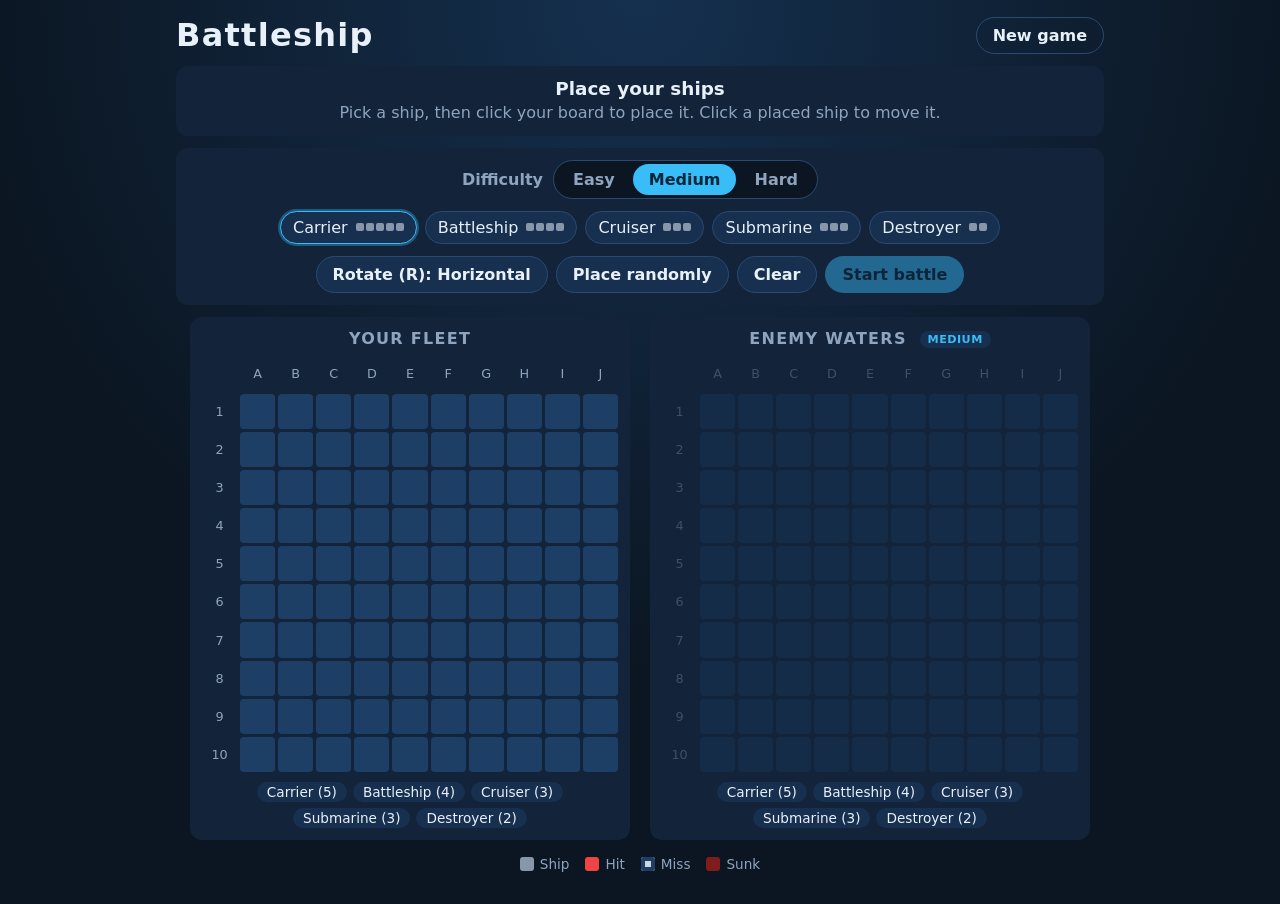
<file: index.html>
<!DOCTYPE html>
<html lang="en">
<head>
  <meta charset="UTF-8">
  <meta name="viewport" content="width=device-width, initial-scale=1">
  <title>Battleship</title>
  <meta name="description" content="Play Battleship in your browser against a computer opponent.">
  <link rel="stylesheet" href="css/style.css">
</head>
<body class="phase-placement">
  <header class="app-header">
    <h1>Battleship</h1>
    <button id="new-game" class="btn btn-ghost" type="button">New game</button>
  </header>

  <main>
    <section class="status" aria-live="polite">
      <p id="turn" class="turn">Place your ships</p>
      <p id="message" class="message">Pick a ship, then click your board to place it.</p>
    </section>

    <section id="placement-controls" class="placement-controls" aria-label="Ship placement">
      <div class="difficulty" role="radiogroup" aria-labelledby="difficulty-label">
        <span id="difficulty-label" class="difficulty-label">Difficulty</span>
        <div class="segmented" id="difficulty">
          <label><input type="radio" name="difficulty" value="easy"><span>Easy</span></label>
          <label><input type="radio" name="difficulty" value="medium" checked><span>Medium</span></label>
          <label><input type="radio" name="difficulty" value="hard"><span>Hard</span></label>
        </div>
      </div>
      <div id="ship-dock" class="ship-dock"></div>
      <div class="placement-buttons">
        <button id="rotate" class="btn" type="button" aria-pressed="false">Rotate (R): Horizontal</button>
        <button id="random" class="btn" type="button">Place randomly</button>
        <button id="clear" class="btn" type="button">Clear</button>
        <button id="start" class="btn btn-primary" type="button" disabled>Start battle</button>
      </div>
    </section>

    <section class="boards">
      <div class="board-wrap" id="player-wrap">
        <h2>Your fleet</h2>
        <div class="board" id="player-board" role="grid" aria-label="Your board"></div>
        <ul class="fleet" id="player-fleet" aria-label="Your ships"></ul>
      </div>
      <div class="board-wrap" id="enemy-wrap">
        <h2>Enemy waters <span id="difficulty-badge" class="badge is-medium">Medium</span></h2>
        <div class="board" id="enemy-board" role="grid" aria-label="Enemy board"></div>
        <ul class="fleet" id="enemy-fleet" aria-label="Enemy ships"></ul>
      </div>
    </section>

    <section class="legend" aria-label="Legend">
      <span><i class="swatch swatch-ship"></i>Ship</span>
      <span><i class="swatch swatch-hit"></i>Hit</span>
      <span><i class="swatch swatch-miss"></i>Miss</span>
      <span><i class="swatch swatch-sunk"></i>Sunk</span>
    </section>
  </main>

  <div id="overlay" class="overlay" hidden>
    <div class="modal" role="dialog" aria-modal="true" aria-labelledby="result-title">
      <h2 id="result-title">You win!</h2>
      <p id="result-text"></p>
      <button id="play-again" class="btn btn-primary" type="button">Play again</button>
    </div>
  </div>

  <script src="js/logic.js"></script>
  <script src="js/app.js"></script>
</body>
</html>
</file>
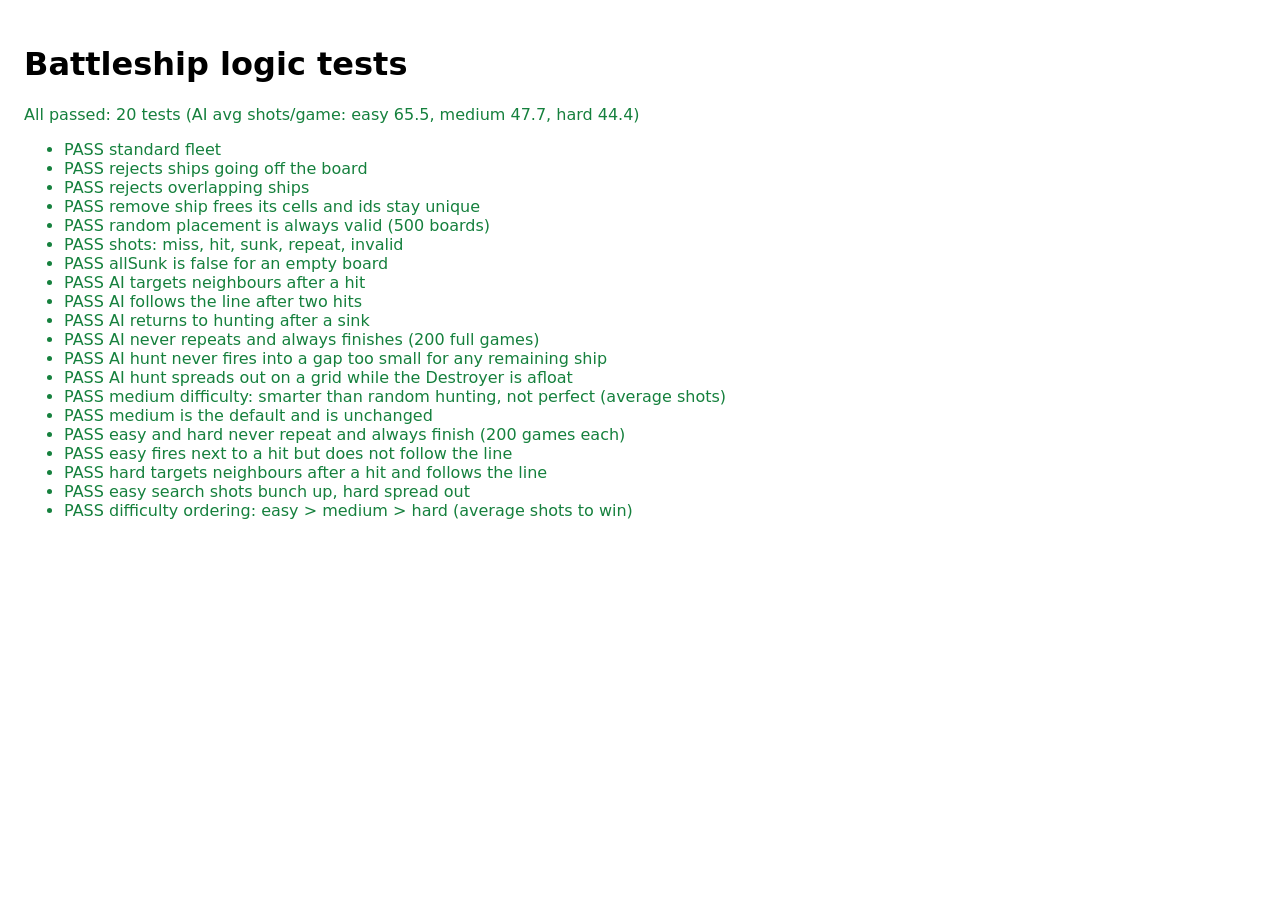
<file: tests/index.html>
<!DOCTYPE html>
<html lang="en">
<head>
  <meta charset="UTF-8">
  <title>Battleship logic tests</title>
  <style>
    body { font-family: system-ui, sans-serif; padding: 16px; }
    .pass { color: #15803d; } .fail { color: #b91c1c; font-weight: bold; }
  </style>
</head>
<body>
  <h1>Battleship logic tests</h1>
  <p id="summary">Running…</p>
  <ul id="results"></ul>
  <script src="../js/logic.js"></script>
  <script>
    (function () {
      var L = window.BattleshipLogic;
      var results = [];
      function test(name, fn) {
        try { fn(); results.push({ name: name, ok: true }); }
        catch (e) { results.push({ name: name, ok: false, error: e.message }); }
      }
      function assert(cond, msg) { if (!cond) throw new Error(msg || 'assertion failed'); }
      function eq(a, b, msg) { if (a !== b) throw new Error((msg || 'expected equal') + ': ' + a + ' !== ' + b); }
      function seeded(seed) {
        return function () { seed = (seed * 1664525 + 1013904223) % 4294967296; return seed / 4294967296; };
      }
      var def = function (name) { return L.SHIPS.filter(function (s) { return s.name === name; })[0]; };

      test('standard fleet', function () {
        eq(L.SIZE, 10);
        eq(L.SHIPS.map(function (s) { return s.name + s.size; }).join(','),
          'Carrier5,Battleship4,Cruiser3,Submarine3,Destroyer2');
      });

      test('rejects ships going off the board', function () {
        var b = L.createBoard();
        assert(!L.canPlace(b, 5, 0, 6, true), 'horizontal overflow');
        assert(!L.canPlace(b, 5, 6, 0, false), 'vertical overflow');
        assert(!L.canPlace(b, 2, -1, 0, true), 'negative row');
        assert(!L.canPlace(b, 2, 0, -1, true), 'negative col');
        assert(L.canPlace(b, 5, 0, 5, true), 'fits flush to right edge');
        assert(L.canPlace(b, 5, 5, 9, false), 'fits flush to bottom edge');
        eq(L.placeShip(b, def('Carrier'), 9, 9, true), null, 'placeShip returns null when off board');
        eq(b.ships.length, 0);
      });

      test('rejects overlapping ships', function () {
        var b = L.createBoard();
        assert(L.placeShip(b, def('Carrier'), 2, 2, true));
        eq(L.placeShip(b, def('Battleship'), 0, 4, false), null, 'crossing overlap');
        eq(L.placeShip(b, def('Destroyer'), 2, 6, true), null, 'end overlap');
        assert(L.placeShip(b, def('Destroyer'), 3, 2, true), 'adjacent is allowed');
      });

      test('remove ship frees its cells and ids stay unique', function () {
        var b = L.createBoard();
        var a = L.placeShip(b, def('Carrier'), 0, 0, true);
        var c = L.placeShip(b, def('Destroyer'), 5, 5, true);
        L.removeShip(b, a.id);
        assert(L.canPlace(b, 5, 0, 0, true));
        var d = L.placeShip(b, def('Carrier'), 0, 0, true);
        assert(d.id !== c.id, 'ids must not collide after removal');
        eq(b.cells[L.toIndex(5, 5)], c.id);
      });

      test('random placement is always valid (500 boards)', function () {
        for (var n = 0; n < 500; n++) {
          var b = L.placeAllRandom(L.createBoard());
          eq(b.ships.length, 5);
          var occupied = b.cells.filter(function (x) { return x !== null; }).length;
          eq(occupied, 17, 'no overlaps');
          b.ships.forEach(function (s) {
            s.cells.forEach(function (c, i) {
              if (i === 0) return;
              eq(c - s.cells[i - 1], s.horizontal ? 1 : 10, 'contiguous, no row wrap');
            });
          });
        }
      });

      test('shots: miss, hit, sunk, repeat, invalid', function () {
        var b = L.createBoard();
        L.placeShip(b, def('Destroyer'), 0, 0, true);
        eq(L.receiveShot(b, 50).result, 'miss');
        eq(L.receiveShot(b, 50).result, 'repeat');
        eq(L.receiveShot(b, 0).result, 'hit');
        eq(L.receiveShot(b, 0).result, 'repeat', 'repeat hit does not double count');
        eq(b.ships[0].hits.length, 1);
        eq(L.receiveShot(b, 1).result, 'sunk');
        assert(L.allSunk(b));
        eq(L.receiveShot(b, -1).result, 'invalid');
        eq(L.receiveShot(b, 100).result, 'invalid');
        eq(L.receiveShot(b, undefined).result, 'invalid');
      });

      test('allSunk is false for an empty board', function () {
        assert(!L.allSunk(L.createBoard()));
      });

      test('AI targets neighbours after a hit', function () {
        var b = L.createBoard();
        L.placeShip(b, def('Cruiser'), 4, 4, true);
        L.receiveShot(b, L.toIndex(4, 5));
        for (var n = 0; n < 50; n++) {
          var t = L.chooseComputerShot(b, seeded(n + 1));
          assert(L.neighbors(L.toIndex(4, 5)).indexOf(t) !== -1, 'should fire next to hit, got ' + t);
        }
      });

      test('AI follows the line after two hits', function () {
        var b = L.createBoard();
        L.placeShip(b, def('Carrier'), 4, 2, true);
        L.receiveShot(b, L.toIndex(4, 4));
        L.receiveShot(b, L.toIndex(4, 5));
        for (var n = 0; n < 50; n++) {
          var t = L.chooseComputerShot(b, seeded(n + 1));
          assert(t === L.toIndex(4, 3) || t === L.toIndex(4, 6), 'should extend line, got ' + t);
        }
      });

      test('AI returns to hunting after a sink', function () {
        var b = L.createBoard();
        L.placeShip(b, def('Destroyer'), 0, 0, true);
        L.placeShip(b, def('Carrier'), 9, 0, true);
        L.receiveShot(b, 0); L.receiveShot(b, 1);
        var t = L.chooseComputerShot(b, function () { return 0; });
        assert(!b.shots[t], 'never repeats a shot');
      });

      test('AI never repeats and always finishes (200 full games)', function () {
        for (var g = 0; g < 200; g++) {
          var rng = seeded(g + 7);
          var b = L.placeAllRandom(L.createBoard(), rng);
          var shots = 0;
          while (!L.allSunk(b)) {
            var t = L.chooseComputerShot(b, rng);
            var r = L.receiveShot(b, t);
            assert(r.result !== 'repeat' && r.result !== 'invalid', 'bad shot ' + t + ' ' + r.result);
            shots++;
            assert(shots <= 100, 'too many shots');
          }
        }
      });

      test('AI hunt never fires into a gap too small for any remaining ship', function () {
        // Only the Carrier (5) is afloat. Rows 0-8 are all shot except a 4-square pocket at A1-D1.
        var b = L.createBoard();
        L.SHIPS.forEach(function (d, k) { if (d.name !== 'Carrier') L.placeShip(b, d, k, 0, true); });
        L.placeShip(b, def('Carrier'), 9, 0, true);
        for (var i = 0; i < 90; i++) if (i > 3) L.receiveShot(b, i);
        for (var n = 0; n < 100; n++) {
          var t = L.chooseComputerShot(b, seeded(n + 3));
          eq(L.toRowCol(t).row, 9, 'fired into the dead pocket at ' + t);
        }
      });

      test('AI hunt spreads out on a grid while the Destroyer is afloat', function () {
        for (var g = 0; g < 50; g++) {
          var rng = seeded(g + 500);
          var b = L.placeAllRandom(L.createBoard(), rng);
          var first = L.chooseComputerShot(b, rng);
          var parity = (L.toRowCol(first).row + L.toRowCol(first).col) % 2;
          for (var k = 0; k < 10; k++) {
            var t = L.chooseComputerShot(b, rng);
            var p = L.toRowCol(t);
            eq((p.row + p.col) % 2, parity, 'hunt shot off the checkerboard');
            b.shots[t] = 'miss';
          }
        }
      });

      test('medium difficulty: smarter than random hunting, not perfect (average shots)', function () {
        var total = 0, games = 200;
        for (var g = 0; g < games; g++) {
          var rng = seeded(g + 99);
          var b = L.placeAllRandom(L.createBoard(), rng);
          while (!L.allSunk(b)) L.receiveShot(b, L.chooseComputerShot(b, rng));
          total += Object.keys(b.shots).length;
        }
        var avg = total / games;
        window.__aiAverageShots = avg;
        assert(avg < 55, 'average shots ' + avg + ' should beat random hunting (~60)');
        assert(avg > 42, 'average shots ' + avg + ' should stay beatable, not near-perfect');
      });

      function playGame(seed, difficulty) {
        var rng = seeded(seed);
        var b = L.placeAllRandom(L.createBoard(), rng);
        var seq = [];
        while (!L.allSunk(b)) {
          var t = L.chooseComputerShot(b, rng, difficulty);
          var r = L.receiveShot(b, t);
          assert(r.result !== 'repeat' && r.result !== 'invalid', difficulty + ': bad shot ' + t + ' ' + r.result);
          seq.push(t);
          assert(seq.length <= 100, difficulty + ': too many shots');
        }
        return seq;
      }

      test('medium is the default and is unchanged', function () {
        eq(L.DIFFICULTIES.join(','), 'easy,medium,hard');
        for (var g = 0; g < 50; g++) {
          eq(playGame(g + 99, 'medium').join(','), playGame(g + 99).join(','), 'medium differs from default in game ' + g);
        }
      });

      test('easy and hard never repeat and always finish (200 games each)', function () {
        for (var g = 0; g < 200; g++) { playGame(g + 7, 'easy'); playGame(g + 7, 'hard'); }
      });

      test('easy fires next to a hit but does not follow the line', function () {
        var b = L.createBoard();
        L.placeShip(b, def('Carrier'), 4, 2, true);
        L.receiveShot(b, L.toIndex(4, 4));
        L.receiveShot(b, L.toIndex(4, 5));
        var offLine = 0;
        for (var n = 0; n < 100; n++) {
          var t = L.chooseComputerShot(b, seeded(n + 1), 'easy');
          var nextToHit = L.neighbors(L.toIndex(4, 4)).concat(L.neighbors(L.toIndex(4, 5))).indexOf(t) !== -1;
          assert(nextToHit && !b.shots[t], 'should fire next to a hit, got ' + t);
          if (L.toRowCol(t).row !== 4) offLine++;
        }
        assert(offLine > 30, 'easy should often miss the direction, only ' + offLine + '/100 off the line');
      });

      test('hard targets neighbours after a hit and follows the line', function () {
        var b = L.createBoard();
        L.placeShip(b, def('Carrier'), 4, 2, true);
        L.receiveShot(b, L.toIndex(4, 4));
        for (var n = 0; n < 20; n++) {
          var t = L.chooseComputerShot(b, seeded(n + 1), 'hard');
          assert(L.neighbors(L.toIndex(4, 4)).indexOf(t) !== -1, 'should fire next to hit, got ' + t);
        }
        L.receiveShot(b, L.toIndex(4, 5));
        for (var m = 0; m < 20; m++) {
          var u = L.chooseComputerShot(b, seeded(m + 1), 'hard');
          assert(u === L.toIndex(4, 3) || u === L.toIndex(4, 6), 'should extend line, got ' + u);
        }
      });

      test('easy search shots bunch up, hard spread out', function () {
        function nearMissShare(difficulty) {
          var near = 0, total = 0;
          for (var g = 0; g < 100; g++) {
            var rng = seeded(g + 300);
            var b = L.placeAllRandom(L.createBoard(), rng);
            for (var k = 0; k < 25; k++) {
              var t = L.chooseComputerShot(b, rng, difficulty);
              if (L.neighbors(t).some(function (n) { return b.shots[n] === 'miss'; })) near++;
              total++;
              b.shots[t] = 'miss';
            }
          }
          return near / total;
        }
        var easy = nearMissShare('easy'), medium = nearMissShare('medium'), hard = nearMissShare('hard');
        assert(easy > 0.4, 'easy should often fire next to earlier misses: ' + easy.toFixed(2));
        assert(easy > medium * 2, 'easy ' + easy.toFixed(2) + ' should bunch up more than medium ' + medium.toFixed(2));
        assert(hard <= medium, 'hard ' + hard.toFixed(2) + ' should spread out at least as well as medium ' + medium.toFixed(2));
      });

      test('difficulty ordering: easy > medium > hard (average shots to win)', function () {
        var avg = {};
        L.DIFFICULTIES.forEach(function (d) {
          var total = 0;
          for (var g = 0; g < 200; g++) total += playGame(g + 99, d).length;
          avg[d] = total / 200;
        });
        window.__aiAverages = avg;
        assert(avg.easy > 58, 'easy ' + avg.easy + ' should be clearly weaker');
        assert(avg.easy > avg.medium + 10, 'easy ' + avg.easy + ' vs medium ' + avg.medium);
        assert(avg.hard < avg.medium - 1.5, 'hard ' + avg.hard + ' should beat medium ' + avg.medium);
      });

      var failed = results.filter(function (r) { return !r.ok; });
      document.getElementById('summary').textContent =
        (failed.length ? failed.length + ' failed, ' : 'All passed: ') + results.length + ' tests' +
        (window.__aiAverages ? ' (AI avg shots/game: easy ' + window.__aiAverages.easy.toFixed(1) +
          ', medium ' + window.__aiAverages.medium.toFixed(1) + ', hard ' + window.__aiAverages.hard.toFixed(1) + ')' : '');
      document.getElementById('summary').className = failed.length ? 'fail' : 'pass';
      var ul = document.getElementById('results');
      results.forEach(function (r) {
        var li = document.createElement('li');
        li.className = r.ok ? 'pass' : 'fail';
        li.textContent = (r.ok ? 'PASS ' : 'FAIL ') + r.name + (r.error ? ' — ' + r.error : '');
        ul.appendChild(li);
      });
      window.__testResults = results;
    })();
  </script>
</body>
</html>
</file>
<file: css/style.css>
:root {
  --bg: #0b1622;
  --panel: #12233a;
  --panel-2: #183050;
  --text: #e8f0fa;
  --muted: #8ea4bf;
  --water: #1d3f66;
  --water-hover: #2a5688;
  --ship: #8796a8;
  --hit: #ef4444;
  --miss: #cbd5e1;
  --sunk: #7f1d1d;
  --ok: #22c55e;
  --bad: #f43f5e;
  --accent: #38bdf8;
  --radius: 12px;
  --cell-gap: 3px;
}

* { box-sizing: border-box; }

html, body { margin: 0; }

html { background-color: var(--bg); }

body {
  font-family: system-ui, -apple-system, "Segoe UI", Roboto, Helvetica, Arial, sans-serif;
  background: var(--bg) radial-gradient(circle at top, #15304f 0%, var(--bg) 60%) no-repeat;
  color: var(--text);
  min-height: 100vh;
  -webkit-tap-highlight-color: transparent;
}

.app-header {
  display: flex;
  align-items: center;
  justify-content: space-between;
  max-width: 960px;
  margin: 0 auto;
  padding: 16px 16px 0;
}

.app-header h1 {
  margin: 0;
  font-size: clamp(1.4rem, 4vw, 2rem);
  letter-spacing: 0.04em;
}

main {
  max-width: 960px;
  margin: 0 auto;
  padding: 12px 16px 32px;
}

.status {
  background: var(--panel);
  border-radius: var(--radius);
  padding: 12px 16px;
  text-align: center;
  margin-bottom: 12px;
}

.turn {
  margin: 0;
  font-weight: 700;
  font-size: 1.15rem;
}

.turn.is-player { color: var(--accent); }
.turn.is-computer { color: #fbbf24; }
.turn.is-lose { color: var(--bad); }

.message {
  margin: 4px 0 0;
  color: var(--muted);
  min-height: 1.3em;
}

.btn {
  font: inherit;
  font-weight: 600;
  color: var(--text);
  background: var(--panel-2);
  border: 1px solid #2b4a70;
  border-radius: 999px;
  padding: 8px 16px;
  cursor: pointer;
  transition: background 0.15s, transform 0.05s;
}

.btn:hover:not(:disabled) { background: #22426b; }
.btn:active:not(:disabled) { transform: translateY(1px); }
.btn:disabled { opacity: 0.45; cursor: not-allowed; }
.btn:focus-visible, .cell:focus-visible, .ship-chip:focus-visible { outline: 2px solid var(--accent); outline-offset: 2px; }

.btn-primary { background: var(--accent); color: #04263a; border-color: transparent; }
.btn-primary:hover:not(:disabled) { background: #7dd3fc; }
.btn-ghost { background: transparent; }

.placement-controls {
  background: var(--panel);
  border-radius: var(--radius);
  padding: 12px 16px;
  margin-bottom: 12px;
  display: flex;
  flex-direction: column;
  gap: 12px;
}

.phase-battle .placement-controls,
.phase-over .placement-controls { display: none; }

.difficulty {
  display: flex;
  flex-wrap: wrap;
  align-items: center;
  justify-content: center;
  gap: 10px;
}

.difficulty-label { color: var(--muted); font-weight: 600; }

.segmented {
  display: inline-flex;
  gap: 2px;
  padding: 3px;
  border: 1px solid #2b4a70;
  border-radius: 999px;
  background: var(--bg);
}

.segmented label { position: relative; }
.segmented input { position: absolute; inset: 0; margin: 0; opacity: 0; cursor: pointer; }
.segmented span {
  display: block;
  padding: 6px 16px;
  border-radius: 999px;
  font-weight: 600;
  color: var(--muted);
  transition: background 0.15s, color 0.15s;
}
.segmented label:hover input:not(:checked) + span { color: var(--text); }
.segmented input:checked + span { background: var(--accent); color: #04263a; }
.segmented input:focus-visible + span { outline: 2px solid var(--accent); outline-offset: 2px; }

.badge {
  margin-left: 6px;
  padding: 2px 8px;
  border-radius: 999px;
  font-size: 0.7rem;
  font-weight: 700;
  letter-spacing: 0.04em;
  text-transform: uppercase;
  vertical-align: middle;
  background: var(--panel-2);
}
.badge.is-easy { color: var(--ok); }
.badge.is-medium { color: var(--accent); }
.badge.is-hard { color: var(--bad); }

.ship-dock, .placement-buttons {
  display: flex;
  flex-wrap: wrap;
  gap: 8px;
  justify-content: center;
}

.ship-chip {
  font: inherit;
  display: inline-flex;
  align-items: center;
  gap: 8px;
  padding: 6px 12px;
  border-radius: 999px;
  border: 1px solid #2b4a70;
  background: var(--panel-2);
  color: var(--text);
  cursor: pointer;
}

.ship-chip .pips { display: inline-flex; gap: 2px; }
.ship-chip .pips i { width: 8px; height: 8px; border-radius: 2px; background: var(--ship); }
.ship-chip.is-selected { border-color: var(--accent); box-shadow: 0 0 0 2px rgba(56, 189, 248, 0.35); }
.ship-chip.is-placed { opacity: 0.4; text-decoration: line-through; }

.boards {
  display: flex;
  flex-wrap: wrap;
  gap: 20px;
  justify-content: center;
}

.board-wrap {
  background: var(--panel);
  border-radius: var(--radius);
  padding: 12px;
  width: min(100%, 440px);
}

.board-wrap h2 {
  margin: 0 0 8px;
  font-size: 1rem;
  text-transform: uppercase;
  letter-spacing: 0.08em;
  color: var(--muted);
  text-align: center;
}

.board {
  display: grid;
  grid-template-columns: repeat(11, 1fr);
  gap: var(--cell-gap);
  user-select: none;
  touch-action: manipulation;
}

.label {
  display: flex;
  align-items: center;
  justify-content: center;
  font-size: clamp(0.6rem, 2.4vw, 0.8rem);
  color: var(--muted);
  aspect-ratio: 1;
}

.cell {
  aspect-ratio: 1;
  min-width: 0;
  padding: 0;
  border: 0;
  border-radius: 4px;
  background: var(--water);
  position: relative;
  cursor: default;
  font: inherit;
}

.cell.ship { background: var(--ship); }

.cell.miss::after,
.cell.hit::after {
  content: "";
  position: absolute;
  inset: 0;
  margin: auto;
  border-radius: 50%;
}

.cell.miss::after { width: 30%; height: 30%; background: var(--miss); }
.cell.hit { background: var(--hit); }
.cell.hit::after { width: 40%; height: 40%; background: #fff3; }
.cell.sunk { background: var(--sunk); }
.cell.sunk::after { content: "\2715"; color: #fecaca; display: flex; align-items: center; justify-content: center; font-size: clamp(0.6rem, 2.6vw, 1rem); background: none; width: auto; height: auto; }

.cell.just-shot { animation: pop 0.35s ease-out; }
@keyframes pop { from { transform: scale(0.6); } to { transform: scale(1); } }

/* Placement preview */
.phase-placement #player-board .cell { cursor: pointer; }
.cell.preview-ok { background: var(--ok); }
.cell.preview-bad { background: var(--bad); }

/* Enemy board is only interactive on the player's turn */
#enemy-board.is-active .cell:not(.hit):not(.miss) { cursor: crosshair; }
#enemy-board.is-active .cell:not(.hit):not(.miss):hover { background: var(--water-hover); }
#enemy-board:not(.is-active) { opacity: 0.85; }
.phase-placement #enemy-board { opacity: 0.35; }

.fleet {
  list-style: none;
  padding: 0;
  margin: 10px 0 0;
  display: flex;
  flex-wrap: wrap;
  gap: 6px;
  justify-content: center;
  font-size: 0.85rem;
}

.fleet li {
  padding: 2px 10px;
  border-radius: 999px;
  background: var(--panel-2);
  color: var(--text);
}

.fleet li.is-sunk { background: var(--sunk); color: #fecaca; text-decoration: line-through; }

.legend {
  display: flex;
  flex-wrap: wrap;
  gap: 16px;
  justify-content: center;
  margin-top: 16px;
  color: var(--muted);
  font-size: 0.85rem;
}

.legend span { display: inline-flex; align-items: center; gap: 6px; }
.swatch { width: 14px; height: 14px; border-radius: 3px; display: inline-block; }
.swatch-ship { background: var(--ship); }
.swatch-hit { background: var(--hit); }
.swatch-miss { background: var(--water); box-shadow: inset 0 0 0 4px var(--water), inset 0 0 0 7px var(--miss); }
.swatch-sunk { background: var(--sunk); }

.overlay {
  position: fixed;
  inset: 0;
  background: rgba(2, 8, 16, 0.7);
  display: flex;
  align-items: center;
  justify-content: center;
  padding: 16px;
  z-index: 10;
}

.overlay[hidden] { display: none; }

.modal {
  background: var(--panel);
  border-radius: var(--radius);
  padding: 28px 24px;
  text-align: center;
  max-width: 360px;
  width: 100%;
  box-shadow: 0 20px 60px rgba(0, 0, 0, 0.5);
}

.modal h2 { margin: 0 0 8px; font-size: 1.8rem; }
.modal.is-win h2 { color: var(--ok); }
.modal.is-lose h2 { color: var(--bad); }
.modal p { color: var(--muted); margin: 0 0 20px; }

/* On narrow screens show the enemy board first during battle, since that is where you tap */
@media (max-width: 920px) {
  .phase-battle #enemy-wrap { order: -1; }
}

@media (max-width: 480px) {
  :root { --cell-gap: 2px; }
  main { padding: 8px 10px 24px; }
  .board-wrap { padding: 8px; }
  .btn { padding: 8px 12px; font-size: 0.9rem; }
}

@media (prefers-reduced-motion: reduce) {
  .cell.just-shot { animation: none; }
}
</file>
